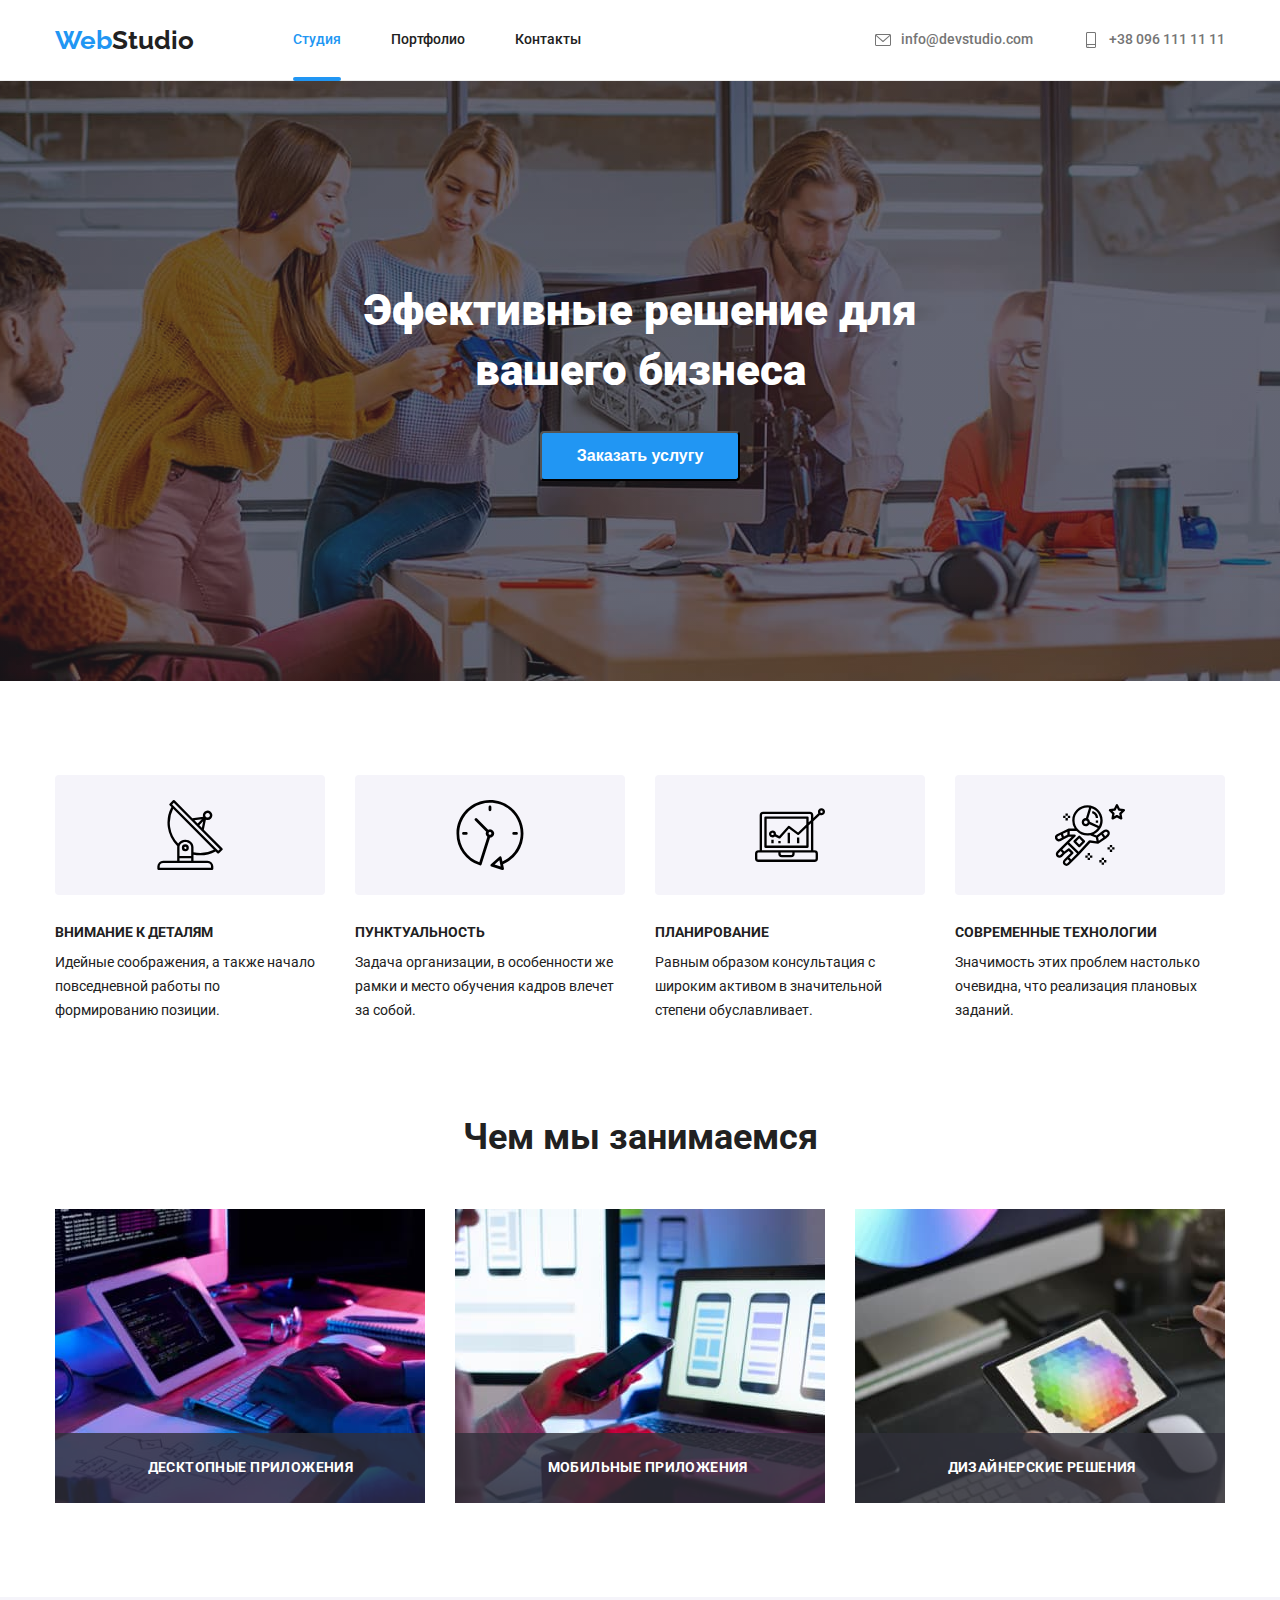
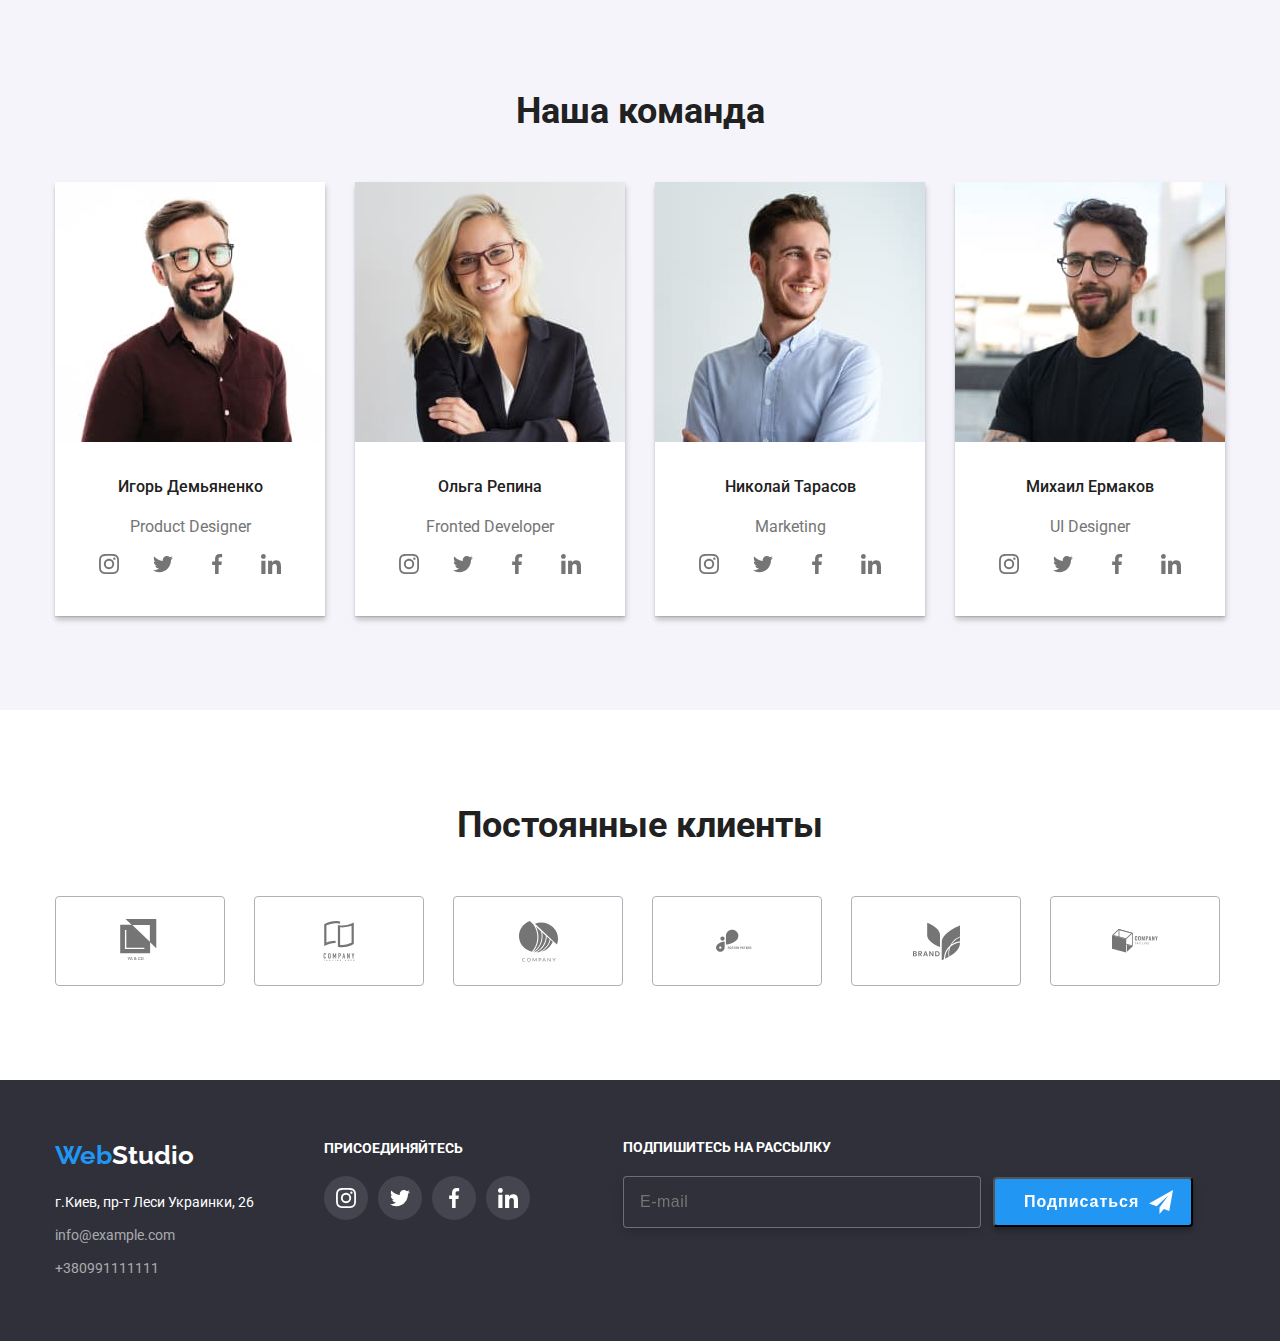
<file: index.html>
<!DOCTYPE html>
<html lang="ru">

<head>
    <meta charset="UTF-8">
    <meta name="viewport" content="width=device-width, initial-scale=1.0">
    <title> Студия</title>
    <link rel="preconnect" href="https://fonts.gstatic.com">
    <link
        href="https://fonts.googleapis.com/css2?family=Raleway:wght@700&family=Roboto:wght@400;500;700;900&display=swap"
        rel="stylesheet">
    <link rel="stylesheet" href="https://cdnjs.cloudflare.com/ajax/libs/modern-normalize/1.0.0/modern-normalize.min.css"
        integrity="sha512-ISS7cAi1PEhQ8jnbJpJZMd29NlhNj4AWYyLOSp2CE/CsHxTCu+r+t0D2yoJudVrd0/8fTVPUVDzY5Tvli75u/g=="
        crossorigin="anonymous" />
    <link rel="stylesheet" href="./css/style.css" />
</head>

<body class="page">
    <header class="header">
        <div class="container">
            <nav class="nav">
                <a href="./index.html" class="logo"><span class="logo-web">Web</span>Studio</a>
                <ul class="nav-list">
                    <li class="nav-item-current"><a class="nav-list-link current" href="./index.html">Студия</a></li>
                    <li><a class="nav-list-link" href="./portfolio.html">Портфолио</a></li>
                    <li><a class="nav-list-link" href="">Контакты</a></li>
                </ul>
            </nav>
            <ul class="contacts-list">
                <li class="contacts-item">
                    <a class="contacts-list-link" href="mailto:info@devstudio.com"><svg class="icon-contacts" width="16"
                            height="16">
                            <use href="./images/icons.svg#icon-envelope"></use>
                        </svg>info@devstudio.com</a>
                </li>
                <li class="contacts-item">
                    <a class="contacts-list-link" href="tel:+380961111111"><svg class="icon-contacts" width="16"
                            height="16">
                            <use href="./images/icons.svg#icon-smartphone"></use>
                        </svg>+38 096 111 11 11</a>
                </li>
            </ul>
        </div>
    </header>
    <main>
        <section class="slogan">
            <h1 class="slogan-title">Эфективные решение для вашего бизнеса</h1>
            <button class="slogan-link btn" data-modal-open>Заказать услугу
            </button>
        </section>


        <!-- Положительные качества компании-->
        <section class="features">
            <div class="container">
                <ul class="features-list">
                    <li class="features-list-item">
                        <article class="features-list-article">
                            <svg class="icon-features" width="70" height="70">
                                <use href="./images/icons.svg#icon-antenna"></use>
                            </svg>
                        </article>
                        <h3 class="features-item-title">Внимание к деталям</h3>
                        <p class="features-item-text">Идейные соображения, а также начало повседневной работы по
                            формированию позиции.</p>
                    </li>
                    <li class="features-list-item">
                        <article class="features-list-article">
                            <svg class="icon-features" width="70" height="70">
                                <use href="./images/icons.svg#icon-clock"></use>
                            </svg>
                        </article>
                        <h3 class="features-item-title">Пунктуальность</h3>
                        <p class="features-item-text">Задача организации, в особенности же рамки и место обучения кадров
                            влечет за собой.</p>
                    </li>
                    <li class="features-list-item">
                        <article class="features-list-article">
                            <svg class="icon-features" width="70" height="70">
                                <use href="./images/icons.svg#icon-diagram"></use>
                            </svg>
                        </article>
                        <h3 class="features-item-title">Планирование</h3>
                        <p class="features-item-text">Равным образом консультация с широким активом в значительной
                            степени
                            обуславливает.</p>
                    </li>
                    <li class="features-list-item">
                        <article class="features-list-article">
                            <svg class="icon-features" width="70" height="70">
                                <use href="./images/icons.svg#icon-astronaut"></use>
                            </svg>
                        </article>
                        <h3 class="features-item-title">Современные технологии</h3>
                        <p class="features-item-text">Значимость этих проблем настолько очевидна, что реализация
                            плановых
                            заданий.</p>
                    </li>
                </ul>
            </div>
        </section>

        <!--  Услуги,которые проедоставляет компания-->
        <section class="galery">
            <div class="container">
                <h2 class="galery-title">Чем мы занимаемся</h2>
                <ul class="galery-list">
                    <li class="galery-list-item">
                        <a href="">
                            <img class="galery-item-image" src="./images/service1.jpg" alt="Услуга1" />
                            <div class="overlay">
                                <h3 class="galery-item-title">ДЕСКТОПНЫЕ ПРИЛОЖЕНИЯ</h3>
                            </div>
                        </a>
                    </li>
                    <li class="galery-list-item">
                        <a href="">
                            <img class="galery-item-image" src="./images/service2.jpg" alt="Услуга2" />
                            <div class="overlay">
                                <h3 class="galery-item-title">МОБИЛЬНЫЕ ПРИЛОЖЕНИЯ</h3>
                            </div>
                        </a>
                    </li>
                    <li class="galery-list-item">
                        <a href="">
                            <img class="galery-item-image" src="./images/service3.jpg" alt="Услуга3" />
                            <div class="overlay">
                                <h3 class="galery-item-title">ДИЗАЙНЕРСКИЕ РЕШЕНИЯ</h3>
                            </div>
                        </a>
                    </li>
                </ul>
            </div>
        </section>

        <section class="team">
            <div class="container">
                <h2 class="team-title">Наша команда</h2>
                <ul class="team-list">
                    <li class="team-list-item">
                        <div class="photo-thumb">
                            <img class="team-item-image" src="./images/photo1.jpg" alt="Фото1" />
                        </div>
                        <div class="text-thumb">
                            <h3 class="team-item-title">Игорь Демьяненко</h3>
                            <p class="team-item-text">Product Designer</p>
                            <ul class="icon-list">
                                <li class="icon-list-item">
                                    <a class="team-link">
                                        <svg class="icon-team" width="20" height="20">
                                            <use href="./images/icons.svg#icon-instagram"></use>
                                        </svg>
                                    </a>
                                </li>
                                <li class="icon-list-item">
                                    <a class="team-link">
                                        <svg class="icon-team" width="20" height="20">
                                            <use href="./images/icons.svg#icon-twitter"></use>
                                        </svg>
                                    </a>
                                </li>
                                <li class="icon-list-item">
                                    <a class="team-link">
                                        <svg class="icon-team" width="20" height="20">
                                            <use href="./images/icons.svg#icon-facebook"></use>
                                        </svg>
                                    </a>
                                </li>
                                <li class="icon-list-item">
                                    <a class="team-link">
                                        <svg class="icon-team" width="20" height="20">
                                            <use href="./images/icons.svg#icon-linkedin"></use>
                                        </svg>
                                    </a>
                                </li>
                            </ul>
                        </div>
                    </li>
                    <li class="team-list-item">
                        <div class="photo-thumb">
                            <img class="team-item-image" src="./images/photo2.jpg" alt="Фото2" />
                        </div>
                        <div class="text-thumb">
                            <h3 class="team-item-title">Ольга Репина</h3>
                            <p class="team-item-text">Fronted Developer</p>
                            <ul class="icon-list">
                                <li class="icon-list-item">
                                    <a class="team-link">
                                        <svg class="icon-team" width="20" height="20">
                                            <use href="./images/icons.svg#icon-instagram"></use>
                                        </svg>
                                    </a>
                                </li>
                                <li class="icon-list-item">
                                    <a class="team-link">
                                        <svg class="icon-team" width="20" height="20">
                                            <use href="./images/icons.svg#icon-twitter"></use>
                                        </svg>
                                    </a>
                                </li>
                                <li class="icon-list-item">
                                    <a class="team-link">
                                        <svg class="icon-team" width="20" height="20">
                                            <use href="./images/icons.svg#icon-facebook"></use>
                                        </svg>
                                    </a>
                                </li>
                                <li class="icon-list-item">
                                    <a class="team-link">
                                        <svg class="icon-team" width="20" height="20">
                                            <use href="./images/icons.svg#icon-linkedin"></use>
                                        </svg>
                                    </a>
                                </li>
                            </ul>
                        </div>
                    </li>
                    <li class="team-list-item">
                        <div class="photo-thumb">
                            <img class="team-item-image" src="./images/photo3.jpg" alt="Фото3" />
                        </div>
                        <div class="text-thumb">
                            <h3 class="team-item-title">Николай Тарасов</h3>
                            <p class="team-item-text">Marketing</p>
                            <ul class="icon-list">
                                <li class="icon-list-item">
                                    <a class="team-link">
                                        <svg class="icon-team" width="20" height="20">
                                            <use href="./images/icons.svg#icon-instagram"></use>
                                        </svg>
                                    </a>
                                </li>
                                <li class="icon-list-item">
                                    <a class="team-link">
                                        <svg class="icon-team" width="20" height="20">
                                            <use href="./images/icons.svg#icon-twitter"></use>
                                        </svg>
                                    </a>
                                </li>
                                <li class="icon-list-item">
                                    <a class="team-link">
                                        <svg class="icon-team" width="20" height="20">
                                            <use href="./images/icons.svg#icon-facebook"></use>
                                        </svg>
                                    </a>
                                </li>
                                <li class="icon-list-item">
                                    <a class="team-link">
                                        <svg class="icon-team" width="20" height="20">
                                            <use href="./images/icons.svg#icon-linkedin"></use>
                                        </svg>
                                    </a>
                                </li>
                            </ul>
                        </div>
                    </li>
                    <li class="team-list-item">
                        <div class="photo-thumb">
                            <img class="team-item-image" src="./images/photo4.jpg" alt="Фото4" />
                        </div>
                        <div class="text-thumb">
                            <h3 class="team-item-title">Михаил Ермаков</h3>
                            <p class="team-item-text">UI Designer</p>
                            <ul class="icon-list">
                                <li class="icon-list-item">
                                    <a class="team-link">
                                        <svg class="icon-team" width="20" height="20">
                                            <use href="./images/icons.svg#icon-instagram"></use>
                                        </svg>
                                    </a>
                                </li>
                                <li class="icon-list-item">
                                    <a class="team-link">
                                        <svg class="icon-team" width="20" height="20">
                                            <use href="./images/icons.svg#icon-twitter"></use>
                                        </svg>
                                    </a>
                                </li>
                                <li class="icon-list-item">
                                    <a class="team-link">
                                        <svg class="icon-team" width="20" height="20">
                                            <use href="./images/icons.svg#icon-facebook"></use>
                                        </svg>
                                    </a>
                                </li>
                                <li class="icon-list-item">
                                    <a class="team-link">
                                        <svg class="icon-team" width="20" height="20">
                                            <use href="./images/icons.svg#icon-linkedin"></use>
                                        </svg>
                                    </a>
                                </li>
                            </ul>
                        </div>
                    </li>
                </ul>
            </div>
        </section>

        <section class="client">
            <div class="container">
                <h2 class="client-title">Постоянные клиенты</h2>
                <ul class="client-list">
                    <li class="client-list-item">
                        <a class="client-list-link">
                            <svg class="icon-client" width="44" height="50">
                                <use href="./images/icons.svg#icon-client1"></use>
                            </svg>
                        </a>
                    </li>
                    <li class="client-list-item">
                        <a class="client-list-link">
                            <svg class="icon-client" width="40" height="52">
                                <use href="./images/icons.svg#icon-client2"></use>
                            </svg>
                        </a>
                    </li>
                    <li class="client-list-item">
                        <a class="client-list-link">
                            <svg class="icon-client" width="41" height="43">
                                <use href="./images/icons.svg#icon-client3"></use>
                            </svg>
                        </a>
                    </li>
                    <li class="client-list-item">
                        <a class="client-list-link">
                            <svg class="icon-client" width="80" height="42">
                                <use href="./images/icons.svg#icon-client4"></use>
                            </svg>
                        </a>
                    </li>
                    <li class="client-list-item">
                        <a class="client-list-link">
                            <svg class="icon-client" width="59" height="47">
                                <use href="./images/icons.svg#icon-client5"></use>
                            </svg>
                        </a>
                    </li>
                    <li class="client-list-item">
                        <a class="client-list-link">
                            <svg class="icon-client" width="88" height="46">
                                <use href="./images/icons.svg#icon-client6"></use>
                            </svg>
                        </a>
                    </li>
                </ul>
            </div>
        </section>
    </main>

    <!-- Контакты компании-->
    <footer class="footer">
        <div class="container">
            <div class="footer-info">
                <div class="footer-contacts">
                    <a href="./index.html" class="footer-logo"><span class="logo-web">Web</span>Studio</a>
                    <address class="footer-address">
                        <p class="footer-address-map">г.Киев, пр-т Леси Украинки, 26</p>
                        <a class="footer-email" href="mailto:info@example.com">info@example.com</a>
                        <a class="footer-tel" href="tel:+380991111111">+380991111111</a>
                    </address>
                </div>
                <div class="thumb">
                    <h3 class="thumb-title">ПРИСОЕДИНЯЙТЕСЬ</h3>
                    <ul class="icon-list">
                        <li class="icon-list-item">
                            <a class="thumb-link">
                                <svg class="icon-team" width="20" height="20">
                                    <use href="./images/icons.svg#icon-instagram"></use>
                                </svg>
                            </a>
                        </li>
                        <li class="icon-list-item">
                            <a class="thumb-link">
                                <svg class="icon-team" width="20" height="20">
                                    <use href="./images/icons.svg#icon-twitter"></use>
                                </svg>
                            </a>
                        </li>
                        <li class="icon-list-item">
                            <a class="thumb-link">
                                <svg class="icon-team" width="20" height="20">
                                    <use href="./images/icons.svg#icon-facebook"></use>
                                </svg>
                            </a>
                        </li>
                        <li class="icon-list-item">
                            <a class="thumb-link">
                                <svg class="icon-team" width="20" height="20">
                                    <use href="./images/icons.svg#icon-linkedin"></use>
                                </svg>
                            </a>
                        </li>
                    </ul>
                </div>
                <div class="subscription">
                    <h3 class="subscription-title">Подпишитесь на рассылку</h3>
                    <form class="subscription-form">
                    <div class="form-field">
                    <label for="address-email">
                    <input type="email" name="mail" placeholder="E-mail" id="address-email"/>
                    </label>
                <button type="submit" class="btn-send">Подписаться
                    <svg class="icon-send" width="24" height="24">
                        <use href="./images/icons.svg#icon-send"></use>
                    </svg>
                </button>
                </div>
                </form>
                </div>
            </div>
        </div>
    </footer>
    <div class="backdrop is-hidden" data-modal>
        <div class="modal">
            <button class="modal-close-btn" data-modal-close>
                <svg class="icon-contacts" width="11" height="11">
                    <use href="./images/icons.svg#close"></use>
                </svg>
            </button>
            <div>
                <h3 class="modal-title">Оставьте свои данные, мы вам перезвоним</h3>
                    <form class="form"                                                                                                                                                                                                                    >
                    <div class="form-field-modal">
                        <input type="text" class="form-input" name="name" id="name" placeholder=" " />
                        <label for="name" class="form-label">Имя</label>
                        <svg class="icon-form" width="18" height="18">
                            <use href="./images/icons.svg#icon-name"></use>
                        </svg>
                    </div>

                    <div class="form-field-modal">
                        <input type="tel" class="form-input" name="tel" id="tel" placeholder=" " />
                        <label for="tel" class="form-label">Телефон</label>
                        <svg class="icon-form" width="18" height="18">
                            <use href="./images/icons.svg#icon-tel"></use>
                        </svg>
                    </div>

                    <div class="form-field-modal">
                        <input type="email" class="form-input" name="mail" id="mail" placeholder=" " />
                        <label for="mail" class="form-label">Почта</label>
                        <svg class="icon-form" width="18" height="18">
                            <use href="./images/icons.svg#icon-mail"></use>
                        </svg>
                    </div>

                    <div class="form-field-modal">
                        <label class="form-label-feedback">Комментарий
                            <textarea name="feedback"  placeholder="Введите текст"></textarea>
                        </label>
                    </div>

                    <input type="checkbox" class="custom-checkbox" id="agreement" name="agreement" value="true">
                    <label  class="form-lable" for="agreement">
                        <span class="checkbox-text label">
                        Соглашаюсь с рассылкой и принимаю <a class="link-check" href="">Условия договора</a></span>
                    </label>

                    <button class="modal-link btn" data-modal-open>Отправить
                    </button>
                </form>
            </div>
        </div>
    </div>
    <script src="./js/modal.js"></script>
</body>

</html>
</file>
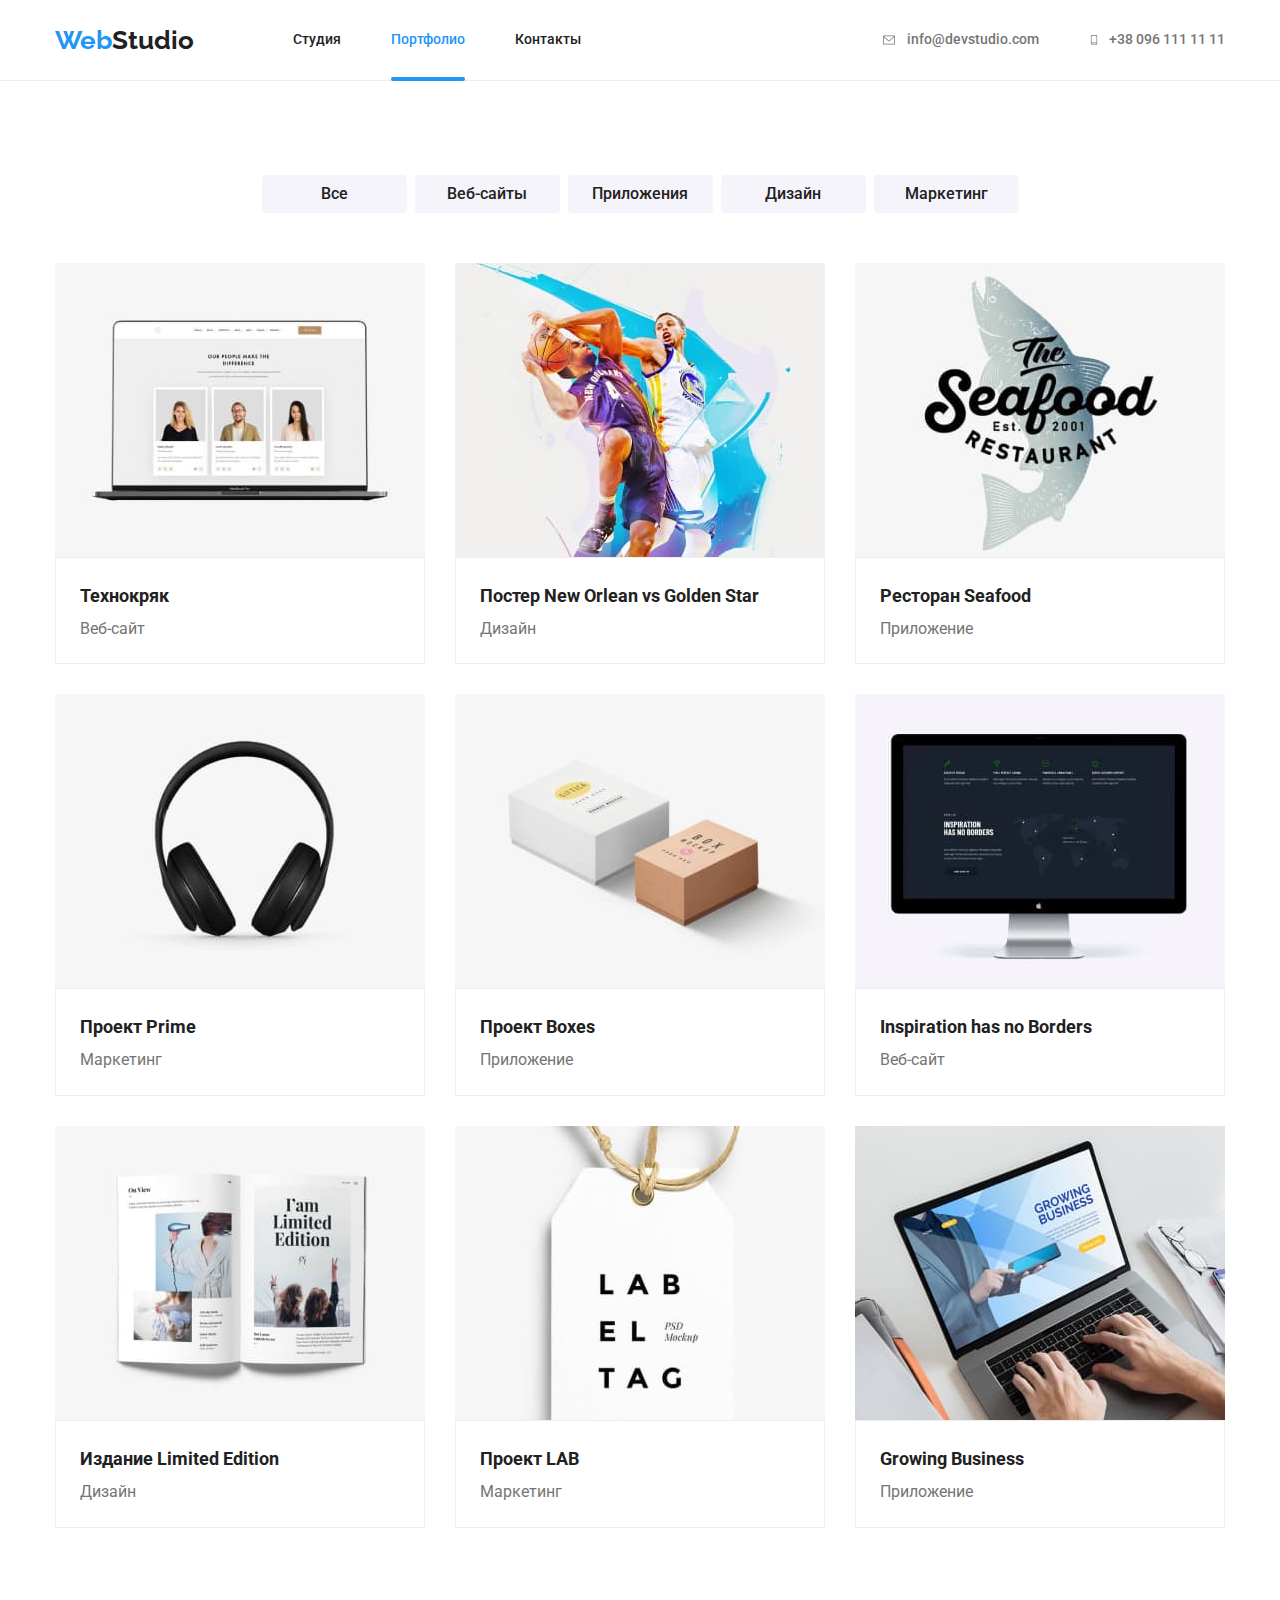
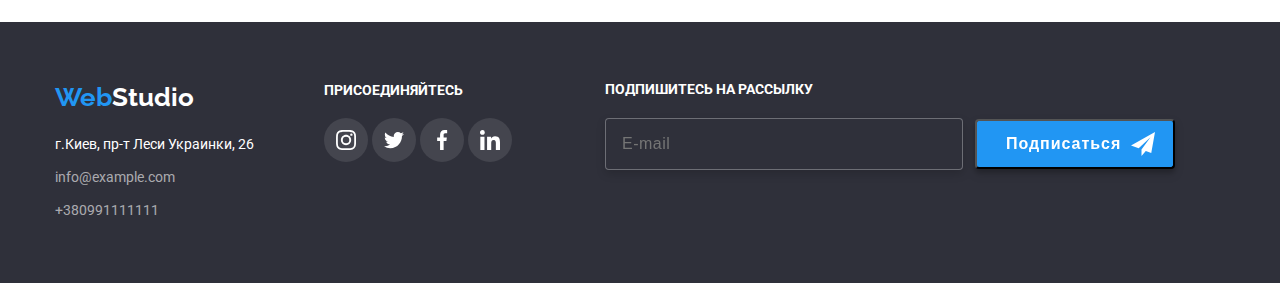
<file: portfolio.html>
<!DOCTYPE html>
<html lang="ru">

<head>
    <meta charset="UTF-8">
    <meta name="viewport" content="width=device-width, initial-scale=1.0">
    <title>Портфолио</title>
    <link rel="preconnect" href="https://fonts.gstatic.com">
    <link
        href="https://fonts.googleapis.com/css2?family=Raleway:wght@700&family=Roboto:wght@400;500;700;900&display=swap"
        rel="stylesheet">
    <link rel="stylesheet" href="https://cdnjs.cloudflare.com/ajax/libs/modern-normalize/1.0.0/modern-normalize.min.css"
        integrity="sha512-ISS7cAi1PEhQ8jnbJpJZMd29NlhNj4AWYyLOSp2CE/CsHxTCu+r+t0D2yoJudVrd0/8fTVPUVDzY5Tvli75u/g=="
        crossorigin="anonymous" />
    <link rel="stylesheet" href="./css/style.css" />
</head>

<body>
    <header class="header">
        <div class="container">
            <nav class="nav">
                <a class="logo" href="./index.html"><span class="logo-web">Web</span>Studio</a>
                <ul class="nav-list">
                    <li><a class="nav-list-link" href="./index.html">Студия</a></li>
                    <li><a class="nav-list-link current" href="./portfolio.html">Портфолио</a></li>
                    <li><a class="nav-list-link" href="">Контакты</a></li>
                </ul>
            </nav>
            <ul class="contacts-list">
                <li class="contacts-item">
                    <a class="contacts-list-link" href="mailto:info@devstudio.com"><svg class="icon-contacts" width="16"
                            height="12">
                            <use href="./images/icons.svg#icon-envelope"></use>
                        </svg>info@devstudio.com</a>
                </li>
                <li class="contacts-item">
                    <a class="contacts-list-link" href="tel:+380961111111"><svg class="icon-contacts" width="10"
                            height="16">
                            <use href="./images/icons.svg#icon-smartphone"></use>
                        </svg>+38 096 111 11 11</a>
                </li>
            </ul>
        </div>
    </header>

    <main>
        <section class="portfolio">
            <div class="container">
                <ul class="portfolio-button-list">
                    <li><button type="button" class="portfolio-button">Все</button></li>
                    <li><button type="button" class="portfolio-button">Веб-сайты</button></li>
                    <li><button type="button" class="portfolio-button">Приложения</button></li>
                    <li><button type="button" class="portfolio-button">Дизайн</button></li>
                    <li><button type="button" class="portfolio-button">Маркетинг</button></li>
                </ul>
                <ul class="portfolio-list">
                    <li class="portfolio-list-item">
                        <div class="card-thumb">
                            <a class="portfolio-list-link" href="">
                                <img class="portfolio-item-image" src="./images/image1.jpg" alt="Веб-сайт">
                                <div class="overlay-card">
                                    <p class="overlay-text">Технокряк это современная площадка распространения
                                        коронавируса. Компании
                                        используют эту платформу для цифрового шпионажа и атак на защищённые сервера
                                        конкурентов.</p>
                                </div>
                            </a>
                        </div>
                        <div class="portfolio-text-thumb">
                            <h2 class="portfolio-item-header">Технокряк</h2>
                            <p class="portfolio-item-text">Веб-сайт</p>
                        </div>
                    </li>
                    <li class="portfolio-list-item">
                        <div class="card-thumb">
                            <a class="portfolio-list-link" href="">
                                <img class="portfolio-item-image" src="./images/image2.jpg" alt="Дизайн">
                                <div class="overlay-card">
                                    <p class="overlay-text">Технокряк это современная площадка распространения
                                        коронавируса. Компании
                                        используют эту платформу для цифрового шпионажа и атак на защищённые сервера
                                        конкурентов.</p>
                                </div>
                            </a>
                        </div>
                        <div class="portfolio-text-thumb">
                            <h2 class="portfolio-item-header">Постер New Orlean vs Golden Star</h2>
                            <p class="portfolio-item-text">Дизайн</p>
                        </div>
                    </li>
                    <li class="portfolio-list-item">
                        <div class="card-thumb">
                            <a class="portfolio-list-link" href="">
                                <img class="portfolio-item-image" src="./images/image3.jpg" alt="Приложение">
                                <div class="overlay-card">
                                    <p class="overlay-text">Технокряк это современная площадка распространения
                                        коронавируса. Компании
                                        используют эту платформу для цифрового шпионажа и атак на защищённые сервера
                                        конкурентов.</p>
                                </div>
                            </a>
                        </div>
                        <div class="portfolio-text-thumb">
                            <h2 class="portfolio-item-header">Ресторан Seafood</h2>
                            <p class="portfolio-item-text">Приложение</p>
                        </div>
                    </li>
                    <li class="portfolio-list-item">
                        <div class="card-thumb">
                            <a class="portfolio-list-link" href="">
                                <img class="portfolio-item-image" src="./images/image4.jpg" alt="Маркетинг">
                                <div class="overlay-card">
                                    <p class="overlay-text">Технокряк это современная площадка распространения
                                        коронавируса. Компании
                                        используют эту платформу для цифрового шпионажа и атак на защищённые сервера
                                        конкурентов.</p>
                                </div>
                            </a>
                        </div>
                        <div class="portfolio-text-thumb">
                            <h2 class="portfolio-item-header">Проект Prime</h2>
                            <p class="portfolio-item-text">Маркетинг</p>
                        </div>
                    </li>
                    <li class="portfolio-list-item">
                        <div class="card-thumb">
                            <a class="portfolio-list-link" href="">
                                <img class="portfolio-item-image" src="./images/image5.jpg" alt="Приложение">
                                <div class="overlay-card">
                                    <p class="overlay-text">Технокряк это современная площадка распространения
                                        коронавируса. Компании
                                        используют эту платформу для цифрового шпионажа и атак на защищённые сервера
                                        конкурентов.</p>
                                </div>
                            </a>
                        </div>
                        <div class="portfolio-text-thumb">
                            <h2 class="portfolio-item-header">Проект Boxes</h2>
                            <p class="portfolio-item-text">Приложение</p>
                        </div>
                    </li>
                    <li class="portfolio-list-item">
                        <div class="card-thumb">
                            <a class="portfolio-list-link" href="">
                                <img class="portfolio-item-image" src="./images/image6.jpg" alt="Веб-сайт">
                                <div class="overlay-card">
                                    <p class="overlay-text">Технокряк это современная площадка распространения
                                        коронавируса. Компании
                                        используют эту платформу для цифрового шпионажа и атак на защищённые сервера
                                        конкурентов.</p>
                                </div>
                            </a>
                        </div>
                        <div class="portfolio-text-thumb">
                            <h2 class="portfolio-item-header">Inspiration has no Borders</h2>
                            <p class="portfolio-item-text">Веб-сайт</p>
                        </div>
                    </li>
                    <li class="portfolio-list-item">
                        <div class="card-thumb">
                            <a class="portfolio-list-link" href="">
                                <img class="portfolio-item-image" src="./images/image7.jpg" alt="Дизайн">
                                <div class="overlay-card">
                                    <p class="overlay-text">Технокряк это современная площадка распространения
                                        коронавируса. Компании
                                        используют эту платформу для цифрового шпионажа и атак на защищённые сервера
                                        конкурентов.</p>
                                </div>
                            </a>
                        </div>
                        <div class="portfolio-text-thumb">
                            <h2 class="portfolio-item-header">Издание Limited Edition</h2>
                            <p class="portfolio-item-text">Дизайн</p>
                        </div>
                    </li>
                    <li class="portfolio-list-item">
                        <div class="card-thumb">
                            <a class="portfolio-list-link" href="">
                                <img class="portfolio-item-image" src="./images/image8.jpg" alt="Маркетинг">
                                <div class="overlay-card">
                                    <p class="overlay-text">Технокряк это современная площадка распространения
                                        коронавируса. Компании
                                        используют эту платформу для цифрового шпионажа и атак на защищённые сервера
                                        конкурентов.</p>
                                </div>
                            </a>
                        </div>
                        <div class="portfolio-text-thumb">
                            <h2 class="portfolio-item-header">Проект LAB</h2>
                            <p class="portfolio-item-text">Маркетинг</p>
                        </div>
                    </li>
                    <li class="portfolio-list-item">
                        <div class="card-thumb">
                            <a class="portfolio-list-link" href="">
                                <img class="portfolio-item-image" src="./images/image9.jpg" alt="Приложение">
                                <div class="overlay-card">
                                    <p class="overlay-text">Технокряк это современная площадка распространения
                                        коронавируса. Компании
                                        используют эту платформу для цифрового шпионажа и атак на защищённые сервера
                                        конкурентов.</p>
                                </div>
                            </a>
                        </div>
                        <div class="portfolio-text-thumb">
                            <h2 class="portfolio-item-header">Growing Business</h2>
                            <p class="portfolio-item-text">Приложение</p>
                        </div>
                    </li>
                </ul>
            </div>
        </section>
    </main>

    <footer class="footer">
        <div class="container">
            <div class="footer-info">
                <div class="footer-contacts">
                    <a href="./index.html" class="footer-logo"><span class="logo-web">Web</span>Studio</a>
                    <address class="footer-address">
                        <p class="footer-address-map">г.Киев, пр-т Леси Украинки, 26</p>
                        <a class="footer-email" href="mailto:info@example.com">info@example.com</a>
                        <a class="footer-tel" href="tel:+380991111111">+380991111111</a>
                    </address>
                </div>
                <div class="thumb">
                    <h3 class="thumb-title">ПРИСОЕДИНЯЙТЕСЬ</h3>
                    <a class="thumb-link">
                        <svg class="icon-thumb" width="20" height="20">
                            <use href="./images/icons.svg#icon-instagram"></use>
                        </svg>
                    </a>
                    <a class="thumb-link">
                        <svg class="icon-thumb" width="20" height="20">
                            <use href="./images/icons.svg#icon-twitter"></use>
                        </svg>
                    </a>
                    <a class="thumb-link">
                        <svg class="icon-thumb" width="20" height="20">
                            <use href="./images/icons.svg#icon-facebook"></use>
                        </svg>
                    </a>
                    <a class="thumb-link">
                        <svg class="icon-thumb" width="20" height="20">
                            <use href="./images/icons.svg#icon-linkedin"></use>
                        </svg>
                    </a>
                </div>
                <div class="subscription">
                    <h3 class="subscription-title">Подпишитесь на рассылку</h3>
                    <div class="form-field">
                        <form class="subscription-form">
                            <label for="mail">
                                <input type="email" name="mail" placeholder="E-mail" />
                            </label>
                        </form>
                        <button type="submit" class="btn-send">Подписаться
                            <svg class="icon-send" width="24" height="24">
                                <use href="./images/icons.svg#icon-send"></use>
                            </svg>
                        </button>
                    </div>
            </div>
        </div>
    </footer>
</body>

</html>
</file>
<file: css/style.css>
html {
  box-sizing: border-box;
}

*,
*::before,
*::after {
  box-sizing: border-box;
}

:root {
  --primary-text-color: #757575;
  --title-text-color: #212121;
  --accent-color: #2196f3;
  --logo-color: #ffffff;
  --mailtel-logo-color: rgba(255, 255, 255, 0.6);
  --slogan-footer-color: #2f303a;
  --additional-background-color: #f5f4fa;
  --main-background-color: #fff;
  --border-color: rgba(236, 236, 236, 1);
  --cubic: cubic-bezier(0.4, 0, 0.2, 1);
}

ul {
  padding: 0;
  margin: 0;
  list-style: none;
}

* {
  margin: 0;
  padding: 0;
}

a {
  text-decoration: none;
  display: block;
}

.header {
  background-color: var(--main-background-color);
  border-bottom: 1px solid var(--border-color);
}

.slogan,
.footer {
  background-color: var(--slogan-footer-color);
}

main {
  background-color: var(--main-background-color);
}

.team {
  background-color: var(--additional-background-color);
}

body {
  font-family: 'Roboto', sans-serif;
  margin: 0;
}

.img {
  display: block;
  max-width: 100%;
}

.container {
  margin-left: auto;
  margin-right: auto;
  width: 1200px;
  padding: 0 15px;
}

header .container {
  display: flex;
}

.nav,
.nav-list,
.contacts-list {
  display: flex;
}

.nav,
.contacts-list {
  align-items: center;
}

.logo {
  font-family: 'Raleway', sans-serif;
  font-style: normal;
  font-weight: 700;
  font-size: 26px;
  line-height: 1.19;
  color: var(--title-text-color);
  width: 145px;
}

.logo-web {
  color: var(--accent-color);
}

.nav-list {
  margin-left: 93px;
}

.nav-list-link {
  position: relative;
  display: inline-block;
  transition: color 250ms cubic-bezier(0.4, 0, 0.2, 1);
  padding: 32px 0;
  font-weight: 500;
  font-size: 14px;
  line-height: 1.14;
  color: var(--title-text-color);
  text-decoration: none;
}

.nav-list li:not(:first-child) {
  margin-left: 50px;
}

.contacts-list {
  margin-left: auto;
}

.contacts-list li:first-child {
  margin-right: 50px;
}

.nav-list-link:hover {
  color: var(--accent-color);
  transition: color 250ms cubic-bezier(0.4, 0, 0.2, 1);
}

.nav-list-link:focus {
  color: var(--accent-color);
}

.nav-list .nav-list-link.current {
  color: var(--accent-color);
}

.contacts-list-link {
  display: flex;
  align-items: center;
  padding: 32px 0;
  font-weight: 500;
  font-size: 14px;
  line-height: 1.14;
  color: var(--primary-text-color);
  text-decoration: none;
  transition: color 250ms cubic-bezier(0.4, 0, 0.2, 1);
}

.nav-list-link.current::after {
  position: absolute;
  content: '';
  display: block;
  width: 100%;
  height: 4px;
  bottom: -1px;
  border-radius: 2px;
  background-color: var(--accent-color);
}

.icon-contacts {
  display: inline-block;
  align-items: center;
  margin-right: 10px;
  fill: currentColor;
}

.contacts-list-link:hover {
  color: var(--accent-color);
  transition: color 250ms cubic-bezier(0.4, 0, 0.2, 1);
}

.contacts-list-link:focus {
  color: var(--accent-color);
}

.slogan {
  text-align: center;
  padding-top: 200px;
  padding-bottom: 200px;
  max-width: 1600px;
  height: 600px;
  margin-left: auto;
  margin-right: auto;
  background-image: linear-gradient(
      to right,
      rgba(47, 48, 58, 0.4),
      rgba(47, 48, 58, 0.4)
    ),
    url(../images/background.jpg);
  background-repeat: no-repeat;
  background-size: cover;
  background-position: center;
}

.slogan-title {
  display: flex;
  text-align: center;
  margin: 0 auto 30px;
  padding: 0 auto;
  width: 696px;
  font-weight: 900;
  font-size: 44px;
  line-height: 1.36;
  color: #ffffff;
}

.slogan-link {
  margin: 0 auto;
}

.btn {
  display: flex;
  align-items: center;
  justify-content: center;
  width: 200px;
  height: 50px;
  font-weight: 700;
  font-size: 16px;
  line-height: 1.875;
  color: #fff;
  background-color: var(--accent-color);
  border-radius: 4px;
}

.backdrop {
  position: fixed;
  top: 0;
  left: 0;
  width: 100%;
  height: 100%;
  background-color: rgba(0, 0, 0, 0.2);
  opacity: 1;
  transition: opacity 250ms cubic-bezier(0.4, 0, 0.2, 1);
}

.modal {
  position: absolute;
  top: 50%;
  left: 50%;
  padding: 40px 39px 40px 41px;
  width: 528px;
  min-height: 581px;
  background-color: rgba(255, 255, 255, 1);
  box-shadow: 0px 1px 3px rgb(0 0 0 / 12%), 0px 1px 1px rgb(0 0 0 / 14%),
    0px 2px 1px rgb(0 0 0 / 20%);
  border-radius: 4px;
  transform: translate(-50%, -50%) scale(1) rotate(360deg);
  transition: transform 250ms cubic-bezier(0.4, 0, 0.2, 1);
}

.form-label {
  position: absolute;
  margin: 0;
  top: 70%;
  left: 4%;
  font-weight: 400;
  font-style: normal;
  font-size: 12px;
  line-height: 1.17;
  color: #757575;
  transform: translateY(-100%);

  transition: transform 250 ms var(--cubic);
}

.form-input {
  width: 100%;
  margin: 0;
  padding-left: 30px;
  padding-top: 14px;
  font: inherit;
  border-radius: 4px;
  border: 1px solid rgba(33, 33, 33, 0.2);
  transition: border-color 250ms var(--cubic);
  background: #ffffff;
}

.form-input:focus + .form-label,
.form-input:not(:placeholder-shown) + .form-label {
  transform: translateY(-55px) translateX(-14px);
  transition: transform 250ms var(--cubic);
}

.form-input:hover + .form-label,
.form-input:not(:placeholder-shown) + .form-label {
  outline: var(--accent-color);
  color: var(--accent-color);
  transition: color 250ms var(--cubic), outline 250ms var(--accent-color);
}

.form-input:focus {
  outline: var(--accent-color);
}

.checkbox-text {
  display: flex;
  width: 400px;
  margin-bottom: 30px;
  margin-left: 20px;
  font-weight: 400;
  font-size: 14px;
  line-height: 1.71;
  letter-spacing: 0.03em;
  color: #757575;
}

textarea {
  resize: none;
  transition: border 250ms var(--accent-color);
}

textarea:hover,
.form-input:hover {
  border: 1px solid var(--accent-color);
  transition: border 250 ms var(--accent-color);
}

.form-label-feedback:focus {
  border: 1px solid var(--accent-color);
}

.custom-checkbox {
  position: absolute;
  z-index: -1;
  opacity: 0;
}

.custom-checkbox + label {
  display: flex;
  align-items: flex-start;
  justify-content: center;
  margin-left: 16px;
  user-select: none;
}

.custom-checkbox + label::before {
  position: absolute;
  content: '';
  display: flex;
  width: 16px;
  height: 15px;
  border: 1px solid #212121;
  border-radius: 2px;
  transform: translateY(-15px);
  background-repeat: no-repeat;
  background-position: center center;
  /* background-size: 50% 50%; */
}

.custom-checkbox:checked + label::before {
  border-color: var(--accent-color);
  background-color: var(--accent-color);
  background-image: url("data:image/svg+xml,%3csvg xmlns='http://www.w3.org/2000/svg' viewBox='0 0 8 8'%3e%3cpath fill='%23fff' d='M6.564.75l-3.59 3.612-1.538-1.55L0 4.26 2.974 7.25 8 2.193z'/%3e%3c/svg%3e");
}

.link-check {
  margin-left: 3px;
  color: var(--accent-color);
  text-decoration: underline;
}

/* .icon-check {
  display: flex;
  justify-content: start;
  margin-left: 57px;
  margin-right: 9px;
} */

/* .form-label-check {
  width: 400px;
  position: relative;
  display: flex;
  align-items: center;
  justify-content: center;
  margin-bottom: 30px;
} */

/* .check {
  text-decoration: underline;
  color: var(--accent-color);
  white-space: nowrap;
} */

/* .checkbox {
  position: absolute;
  width: 1px;
  height: 1px;
  margin: -1px;
  border: 0;
  padding: 0;
  white-space: nowrap;
  clip-path: inset(100%);
  clip: rect(0 0 0 0);
  overflow: hidden;
} */

/* .icon-check {
  position: absolute;
  width: 16px;
  height: 15px;
  background-image: url(./images/symbol-defs1.svg#check);
} */
/* 
.chek-modal {
  margin-bottom: 30px;
} */

.modal-link.btn {
  margin: 0 auto;
}

.icon-form {
  position: absolute;
  content: '';
  margin-left: 15px;
  margin-right: 15px;
  top: 0;
  left: 0;
  /* transform: translateY(-270%); */
  transform: translateY(450%);
  transition: transform 250ms var(--cubic);
  overflow: hidden;
}

.form-field-modal {
  margin-bottom: 28px;
  position: relative;
  content: '';
  /* overflow: hidden; */
}

.icon-form {
  margin-left: 15px;
  margin-right: 15px;
  transform: translateY(420%);
  transition: transform 250ms var(--cubic);
  opacity: 0;
}

textarea {
  padding: 12px;
  width: 448px;
  height: 120px;
  border: 1px solid rgba(33, 33, 33, 0.2);
  border-radius: 4px;
}

.form-label-feedback {
  font-weight: 400;
  font-style: normal;
  font-size: 12px;
  line-height: 1.17;
  color: #757575;
}

label {
  display: flex;
  flex-direction: column;
  /* margin-bottom: 7px; */
}

.form-input:focus-within ~ .icon-form {
  transform: translateY(80%);
  fill: var(--accent-color);
  transition: transform 250ms var(--cubic);
  opacity: 1;
}

.form-field-modal {
  margin-bottom: 28px;
  position: relative;
  content: '';
}

.modal-title {
  width: 448px;
  font-family: Roboto;
  font-style: normal;
  font-weight: bold;
  font-size: 20px;
  padding-bottom: 28px;
  text-align: center;
  letter-spacing: 0.03em;
}

.modal-close-btn {
  position: absolute;
  left: calc(100% - 38px);
  top: 8px;
  width: 30px;
  height: 30px;
  border-radius: 50%;
  border: 1px solid rgba(0, 0, 0, 0.1);
  background-color: #ffffff;
  text-align: center;
  cursor: pointer;
}

.close-icon {
  transition: fill 250ms cubic-bezier(0.4, 0, 0.2, 1);
}

.modal-close-btn .icon-contacts {
  transition: color 250ms cubic-bezier(0.4, 0, 0.2, 1),
    border-color 250ms cubic-bezier(0.4, 0, 0.2, 1);
  margin-right: 0;
}

.modal-close-btn:hover {
  color: var(--accent-color);
  border-color: var(--accent-color);
}

.backdrop.is-hidden {
  opacity: 0;
  pointer-events: none;
  visibility: visible;
}

.features-list {
  display: flex;
  justify-content: space-between;
  align-items: flex-start;
  padding-top: 94px;
  padding-bottom: 94px;
  margin-left: 0;
}

.icon-features:hover {
  fill: var(--accent-color);
}

.features-list li:not(:first-child) {
  margin-left: 30px;
}

.features-list-article {
  display: flex;
  align-items: center;
  padding: 25px 100px;
  margin-bottom: 30px;
  width: 270px;
  height: 120px;
  background: var(--additional-background-color);
  border-radius: 4px;
}

.features-item-title {
  width: 270px;
  margin: 0 auto 10px;
  font-weight: 700;
  font-size: 14px;
  line-height: 1.14;
  text-transform: uppercase;
  color: var(--title-text-color);
}

.features-item-text {
  width: 270px;
  padding: 0;
  font-weight: 400;
  font-size: 14px;
  line-height: 1.71;
  color: var(--title-text-color);
}

.overlay {
  display: inline-block;
  content: '';
  position: absolute;
  text-align: center;
  width: 100%;
  height: 70px;
  background-color: rgba(47, 48, 58, 0.8);
  bottom: 0;
  left: 0;
}

.galery-item-image {
  display: block;
  max-width: 100%;
  object-fit: cover;
  z-index: 1;
}

.galery-item-title {
  position: absolute;
  content: '';
  left: 25%;
  bottom: 27px;
  font-style: normal;
  font-weight: 700;
  font-size: 14px;
  line-height: 1.17;
  text-align: center;
  letter-spacing: 0.03em;
  text-transform: uppercase;
  color: var(--logo-color);
}

.galery .container {
  padding-bottom: 94px;
}

.galery-list {
  display: flex;
  justify-content: space-between;
  align-items: flex-start;
}

.galery-list li:not(:first-child) {
  margin-left: 30px;
}

.galery-list-item {
  position: relative;
  display: block;
  max-width: 100%;
}

.galery-title {
  width: 376px;
  font-weight: 700;
  font-size: 36px;
  line-height: 1.16;
  color: var(--title-text-color);
  text-align: center;
  margin: 0 auto 50px;
}

ul.galery-list {
  padding: 0;
  margin: 0;
}

a.galery-list-item {
  height: 100%;
  width: 100%;
}

.team-list-item {
  display: inline-block;
  width: 270px;
  justify-content: space-between;
  align-items: center;
}

.team-list-item:not(:first-child) {
  margin-left: 30px;
}

ul.team-list {
  display: flex;
  padding: 0;
  margin: 0;
  text-align: center;
}

.team-thumb {
  display: block;
  margin-bottom: 30px;
}

.team-link {
  fill: var(--primary-text-color);
  align-items: center;
  padding: 12px;
  width: 44px;
  height: 44px;
  border-radius: 44px;
  transition: fill 250ms var(--cubic), background-color 250ms var(--cubic);
}

.icon-team:hover {
  fill: #ffffff;
}

.photo-thumb {
  overflow: hidden;
}

.team-link:hover {
  background-color: var(--accent-color);
  fill: #ffffff;
}

.team > .container {
  padding-top: 94px;
  padding-bottom: 94px;
  padding-left: 15px;
  padding-right: 15px;
}

.team-title {
  margin: 0 auto 50px;
  font-weight: 700;
  font-size: 36px;
  line-height: 1.16;
  color: var(--title-text-color);
  text-align: center;
}

.team-item-image {
  display: block;
  max-width: 100%;
  object-fit: cover;
}

.team-list > .team-list-item {
  box-shadow: 0px 1px 1px rgb(0 0 0 / 12%), 0px 4px 4px rgb(0 0 0 / 6%),
    1px 4px 6px rgb(0 0 0 / 16%);
}

.text-thumb {
  padding: 30px 0;
  background: rgba(255, 255, 255, 1);
}

.team-item-title {
  margin-bottom: 10px;
  font-weight: 500;
  font-size: 16px;
  line-height: 1.87;
  color: var(--title-text-color);
}

.team-item-text {
  font-weight: 400;
  font-size: 16px;
  line-height: 1.87;
  color: var(--primary-text-color);
}

.icon-team:not(:first-child) {
  margin-left: 10px;
}

.icon-list {
  display: flex;
  align-items: center;
  justify-content: center;
}

.footer .icon-list {
  padding: 0 0 0;
}

.client-title {
  margin: 0 auto 50px;
  font-weight: 700px;
  font-size: 36px;
  line-height: 42, 19px;
  color: var(--title-text-color);
  text-align: center;
}

.client > .container {
  padding-top: 94px;
  padding-bottom: 94px;
}

.icon-client {
  display: block;
  align-items: center;
  margin: auto;
  fill: var(--primary-text-color);
}

.icon-client {
  fill: currentColor;
}

.client-list-link:hover {
  background-color: #ffffff;
  color: var(--accent-color);
  border-color: var(--accent-color);
  transition: color 250ms cubic-bezier(0.4, 0, 0.2, 1),
    background-color 250ms cubic-bezier(0.4, 0, 0.2, 1),
    border-color 250ms cubic-bezier(0.4, 0, 0.2, 1);
}

.client-list-item {
  display: block;
  color: var(--primary-text-color);
  background-color: #ffffff;
}

.client-list {
  display: flex;
  width: calc(100% - 30px / 6);
  justify-content: space-between;
  align-items: center;
}

ul.client-list {
  padding: 0;
  margin: 0;
  text-align: center;
}

.client-list-link {
  display: flex;
  align-items: center;
  justify-content: center;
  width: 170px;
  height: 90px;
  border: 1px solid #afb1b8;
  box-sizing: border-box;
  border-radius: 4px;
  outline: none;
  transition: color 250ms cubic-bezier(0.4, 0, 0.2, 1),
    background-color 250ms cubic-bezier(0.4, 0, 0.2, 1),
    border-color 250ms cubic-bezier(0.4, 0, 0.2, 1);
}

.footer-address-map {
  display: flex;
  padding-bottom: 9px;
  font-style: normal;
  font-weight: 400;
  font-size: 14px;
  line-height: 1.71;
  color: #ffffff;
  transition: color 250ms var(--cubic);
}

.footer-address-map:hover {
  color: var(--accent-color);
  transition: color 250ms var(--cubic);
}

.footer-email,
.footer-tel {
  display: flex;
  font-style: normal;
  font-weight: 400;
  font-size: 14px;
  line-height: 1.71;
  color: var(--mailtel-logo-color);
  transition: color 250ms var(--cubic);
}

.footer-email {
  padding-bottom: 9px;
}

.footer-email:hover {
  color: var(--accent-color);
  transition: color 250ms var(--cubic);
}

.footer-tel:hover {
  color: var(--accent-color);
  transition: color 250ms var(--cubic);
}

.footer-logo {
  display: inline-block;
  margin-bottom: 20px;
  font-family: 'Raleway', sans-serif;
  font-weight: 700;
  font-size: 26px;
  line-height: 1.19;
  color: #ffffff;
  text-decoration: none;
}

.thumb {
  margin-left: 70px;
}

.thumb-title {
  display: block;
  height: 16px;
  font-weight: 700;
  font-size: 14px;
  margin-bottom: 20px;
  color: var(--main-background-color);
}

.thumb-link {
  display: inline-block;
  align-items: center;
  padding: 12px;
  width: 44px;
  height: 44px;
  border-radius: 44px;
  background-color: rgba(255, 255, 255, 0.1);
  fill: var(--main-background-color);
  transition: background-color 250 ms var(--cubic);
}

.thumb-link:hover {
  background-color: var(--accent-color);
  transition: background-color 250 ms var(--cubic);
}

.icon-list-item:not(:last-child) {
  margin-right: 10px;
}

.footer {
  padding: 60px 0;
}

.footer-info {
  display: flex;
  justify-content: flex-start;
  align-items: inherit;
}

.subscription {
  margin-left: 93px;
}

.subscription-title {
  display: block;
  height: 16px;
  font-weight: 700;
  font-size: 14px;
  margin-bottom: 20px;
  line-height: 1.14;
  color: var(--main-background-color);
  text-transform: uppercase;
}

.form-field {
  display: flex;
  align-items: center;
  justify-content: flex-end;
  width: 100%;
  box-sizing: border-box;
  filter: drop-shadow(0px 4px 4px rgba(0, 0, 0, 0.15));
}

input {
  width: 358px;
  padding: 0;
  padding-left: 16px;
  padding-top: 15px;
  padding-bottom: 15px;
  background-color: var(--slogan-footer-color);
  border: 1px solid rgba(255, 255, 255, 0.3);
  border-radius: 4px;
  color: rgba(255, 255, 255, 0.6);
  font-weight: 400;
  font-size: 16px;
  line-height: 1.25;
  letter-spacing: 0.03em;
}
/* 
label {
  margin-bottom: 8px;
} */

.icon-send {
  margin-left: 10px;
  fill: #ffffff;
}

.btn-send {
  display: flex;
  align-items: center;
  width: 200px;
  height: 50px;
  margin-left: 12px;
  padding-left: 29px;
  background: #2196f3;
  box-shadow: 0px 4px 4px rgba(0, 0, 0, 0.15);
  border-radius: 4px;
  color: #ffffff;
  font-weight: 700;
  font-size: 16px;
  line-height: 1.875;
  letter-spacing: 0.06em;
  cursor: pointer;
}

.portfolio {
  padding-top: 94px;
}

.portfolio-button-list {
  display: flex;
  align-items: center;
  justify-content: center;
  margin-bottom: 50px;
}

.portfolio-button-list li:not(:first-child) {
  margin-left: 8px;
}

.portfolio-button {
  display: inline-block;
  border: none;
  border-radius: 4px;
  padding: 6px 22px;
  text-align: center;
  font-family: inherit;
  font-weight: 500;
  font-size: 16px;
  line-height: 1.6;
  text-decoration: none;
  min-width: 145px;
  color: var(--title-text-color);
  background-color: var(--additional-background-color);
  transition: color 250ms var(--cubic), background-color 250ms var(--cubic);
}

.portfolio-button:hover {
  color: #fff;
  background-color: var(--accent-color);
  transition: color 250ms var(--cubic), background-color 250ms var(--cubic);
  box-shadow: 0px 1px 1px rgb(0 0 0 / 12%), 0px 4px 4px rgb(0 0 0 / 6%),
    1px 4px 6px rgb(0 0 0 / 16%);
}

.portfolio-button:focus {
  color: #fff;
  background-color: var(--additional-background-color);
}

.card-thumb {
  position: relative;
  content: '';
  overflow: hidden;
}

.overlay-text {
  font-weight: 400;
  font-size: 18px;
  line-height: 1.56;
  color: #ffffff;
  padding: 63px 24px;
  text-align: start;
}

.overlay-card {
  position: absolute;
  content: '';
  top: 0;
  left: 0;
  text-align: center;
  width: 100%;
  height: 100%;
  background-color: rgba(33, 150, 243, 0.9);
  transform: translateY(100%);
  transition: transform 250ms cubic-bezier(0.4, 0, 0.2, 1);
}

.portfolio-list-item:hover .overlay-card {
  transform: translateX(0);
}

.portfolio-list {
  display: flex;
  flex-wrap: wrap;
  margin-left: -30px;
  margin-top: -30px;
  padding-bottom: 94px;
}

.portfolio-list > .portfolio-list-item {
  flex-basis: calc(100% / 3 - 30px);
  margin-left: 30px;
  margin-top: 30px;
}

.portfolio-list > .portfolio-list-item:hover {
  box-shadow: 0px 1px 1px rgb(0 0 0 / 12%), 0px 4px 4px rgb(0 0 0 / 6%),
    1px 4px 6px rgb(0 0 0 / 16%);
}

.portfolio-item-image {
  display: block;
  object-fit: cover;
  max-width: 100%;
}

.portfolio-text-thumb {
  border: 1px solid rgba(238, 238, 238, 1);
  padding: 20px 24px;
  background: rgba(255, 255, 255, 1);
}

.portfolio-item-header {
  font-weight: 700;
  font-size: 18px;
  line-height: 2;
  color: var(--title-text-color);
}

.portfolio-item-text {
  font-weight: 400;
  font-size: 16px;
  line-height: 1.87;
  color: var(--primary-text-color);
}
</file>
